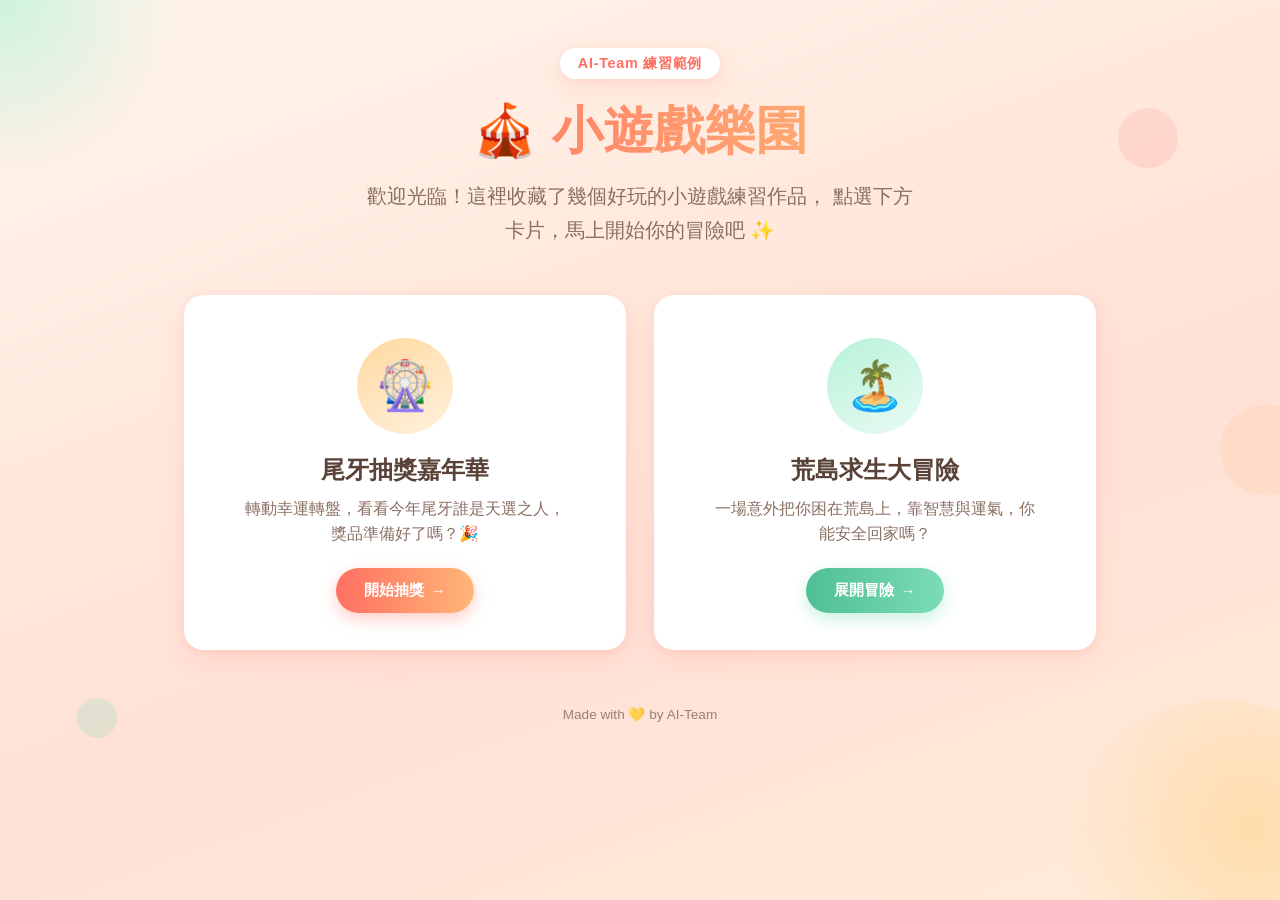
<file: demo-mini-games/index.html>
<!DOCTYPE html>
<html lang="zh-Hant">
<head>
  <meta charset="UTF-8" />
  <meta name="viewport" content="width=device-width, initial-scale=1.0" />
  <title>AI-Team 練習範例：小遊戲樂園</title>
  <link rel="stylesheet" href="style.css" />
</head>
<body>
  <span class="decor-dot decor-dot--1" aria-hidden="true"></span>
  <span class="decor-dot decor-dot--2" aria-hidden="true"></span>
  <span class="decor-dot decor-dot--3" aria-hidden="true"></span>

  <main class="page">
    <header class="hero">
      <span class="hero__badge">AI-Team 練習範例</span>
      <h1 class="hero__title"><span class="emoji">🎪</span> 小遊戲樂園</h1>
      <p class="hero__subtitle">
        歡迎光臨！這裡收藏了幾個好玩的小遊戲練習作品，
        點選下方卡片，馬上開始你的冒險吧 ✨
      </p>
    </header>

    <section class="card-grid">
      <a class="game-card game-card--lottery" href="lottery/index.html">
        <div class="game-card__emoji-wrap" aria-hidden="true">🎡</div>
        <h2 class="game-card__title">尾牙抽獎嘉年華</h2>
        <p class="game-card__desc">
          轉動幸運轉盤，看看今年尾牙誰是天選之人，獎品準備好了嗎？🎉
        </p>
        <span class="game-card__cta">開始抽獎 <span class="arrow">→</span></span>
      </a>

      <a class="game-card game-card--story" href="story/index.html">
        <div class="game-card__emoji-wrap" aria-hidden="true">🏝️</div>
        <h2 class="game-card__title">荒島求生大冒險</h2>
        <p class="game-card__desc">
          一場意外把你困在荒島上，靠智慧與運氣，你能安全回家嗎？
        </p>
        <span class="game-card__cta">展開冒險 <span class="arrow">→</span></span>
      </a>
    </section>

    <footer class="page-footer">Made with 💛 by AI-Team</footer>
  </main>
</body>
</html>
</file>
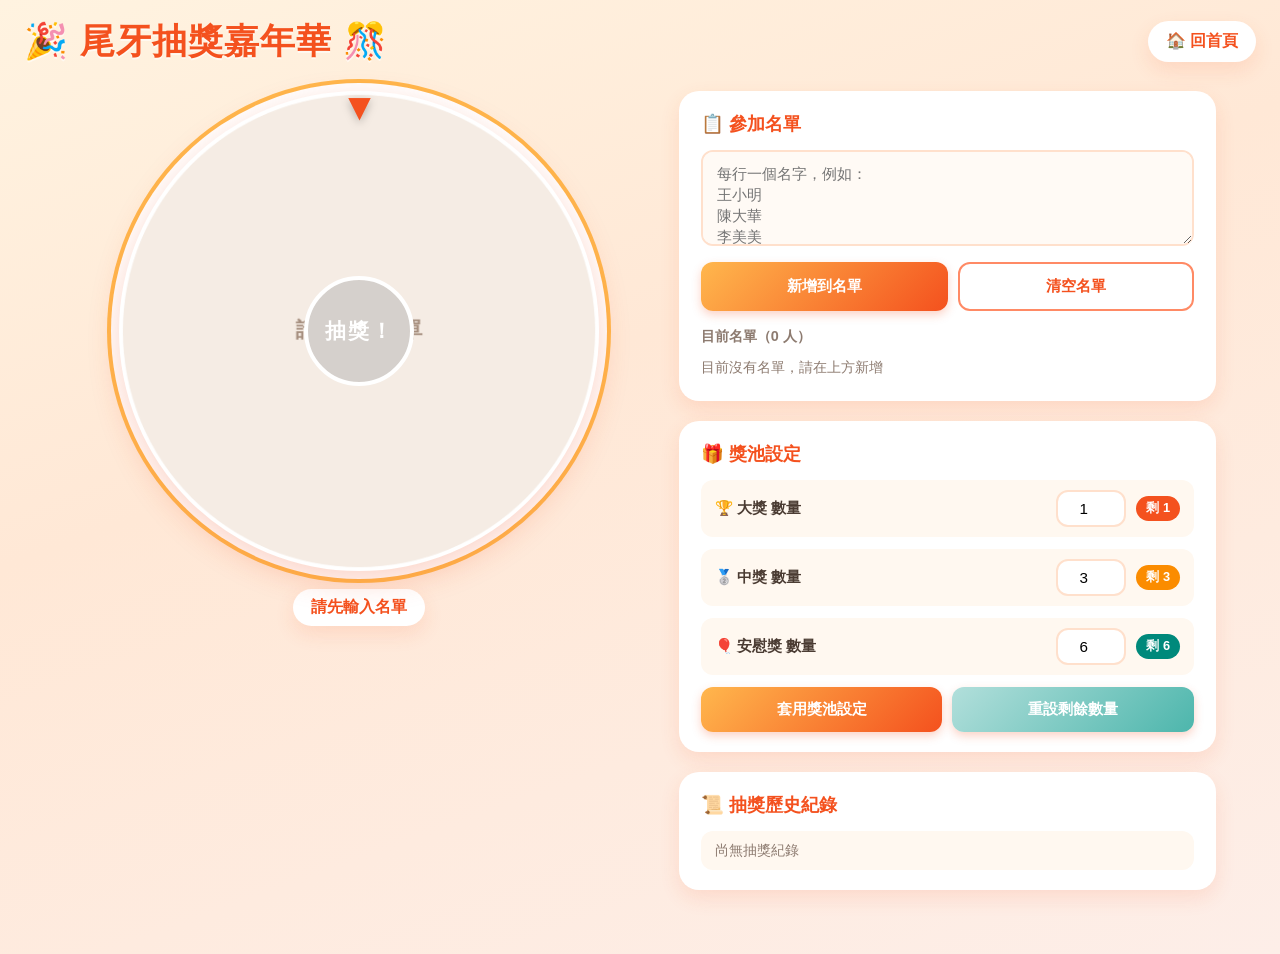
<file: demo-mini-games/lottery/index.html>
<!DOCTYPE html>
<html lang="zh-Hant">
<head>
<meta charset="UTF-8">
<meta name="viewport" content="width=device-width, initial-scale=1.0">
<title>尾牙抽獎嘉年華</title>
<link rel="stylesheet" href="style.css">
</head>
<body>
  <header class="top-bar">
    <h1 class="page-title">🎉 尾牙抽獎嘉年華 🎊</h1>
    <a href="../index.html" class="home-link">🏠 回首頁</a>
  </header>

  <main class="layout">
    <!-- 左／上：轉盤區 -->
    <section class="wheel-section">
      <div class="wheel-wrap">
        <div class="wheel-pointer" aria-hidden="true">▼</div>
        <canvas id="wheelCanvas" width="500" height="500"></canvas>
        <div class="wheel-center-btn-wrap">
          <button id="drawBtn" class="draw-btn" disabled>抽獎！</button>
        </div>
      </div>
      <p id="statusMsg" class="status-msg">請先輸入名單</p>

      <div class="result-banner" id="resultBanner" hidden>
        <p id="resultText"></p>
      </div>
    </section>

    <!-- 右／下：操作面板 -->
    <section class="panel-section">

      <div class="card">
        <h2>📋 參加名單</h2>
        <textarea id="nameInput" rows="4" placeholder="每行一個名字，例如：&#10;王小明&#10;陳大華&#10;李美美"></textarea>
        <div class="btn-row">
          <button id="addNamesBtn" class="btn btn-primary">新增到名單</button>
          <button id="clearNamesBtn" class="btn btn-danger">清空名單</button>
        </div>
        <div class="list-box-wrap">
          <p class="list-label">目前名單（<span id="nameCount">0</span> 人）</p>
          <ul id="nameList" class="name-list"></ul>
        </div>
      </div>

      <div class="card">
        <h2>🎁 獎池設定</h2>
        <div class="prize-config">
          <div class="prize-row prize-row-grand">
            <label for="grandCount">🏆 大獎 數量</label>
            <input type="number" id="grandCount" min="0" value="1">
            <span class="remain-badge">剩 <span id="grandRemain">1</span></span>
          </div>
          <div class="prize-row prize-row-mid">
            <label for="midCount">🥈 中獎 數量</label>
            <input type="number" id="midCount" min="0" value="3">
            <span class="remain-badge">剩 <span id="midRemain">3</span></span>
          </div>
          <div class="prize-row prize-row-small">
            <label for="smallCount">🎈 安慰獎 數量</label>
            <input type="number" id="smallCount" min="0" value="6">
            <span class="remain-badge">剩 <span id="smallRemain">6</span></span>
          </div>
        </div>
        <div class="btn-row">
          <button id="applyPrizeBtn" class="btn btn-primary">套用獎池設定</button>
          <button id="resetPrizeBtn" class="btn btn-secondary">重設剩餘數量</button>
        </div>
      </div>

      <div class="card">
        <h2>📜 抽獎歷史紀錄</h2>
        <ul id="historyList" class="history-list">
          <li class="history-empty">尚無抽獎紀錄</li>
        </ul>
      </div>

    </section>
  </main>

  <div id="confettiLayer" class="confetti-layer" aria-hidden="true"></div>

  <script src="script.js"></script>
</body>
</html>
</file>
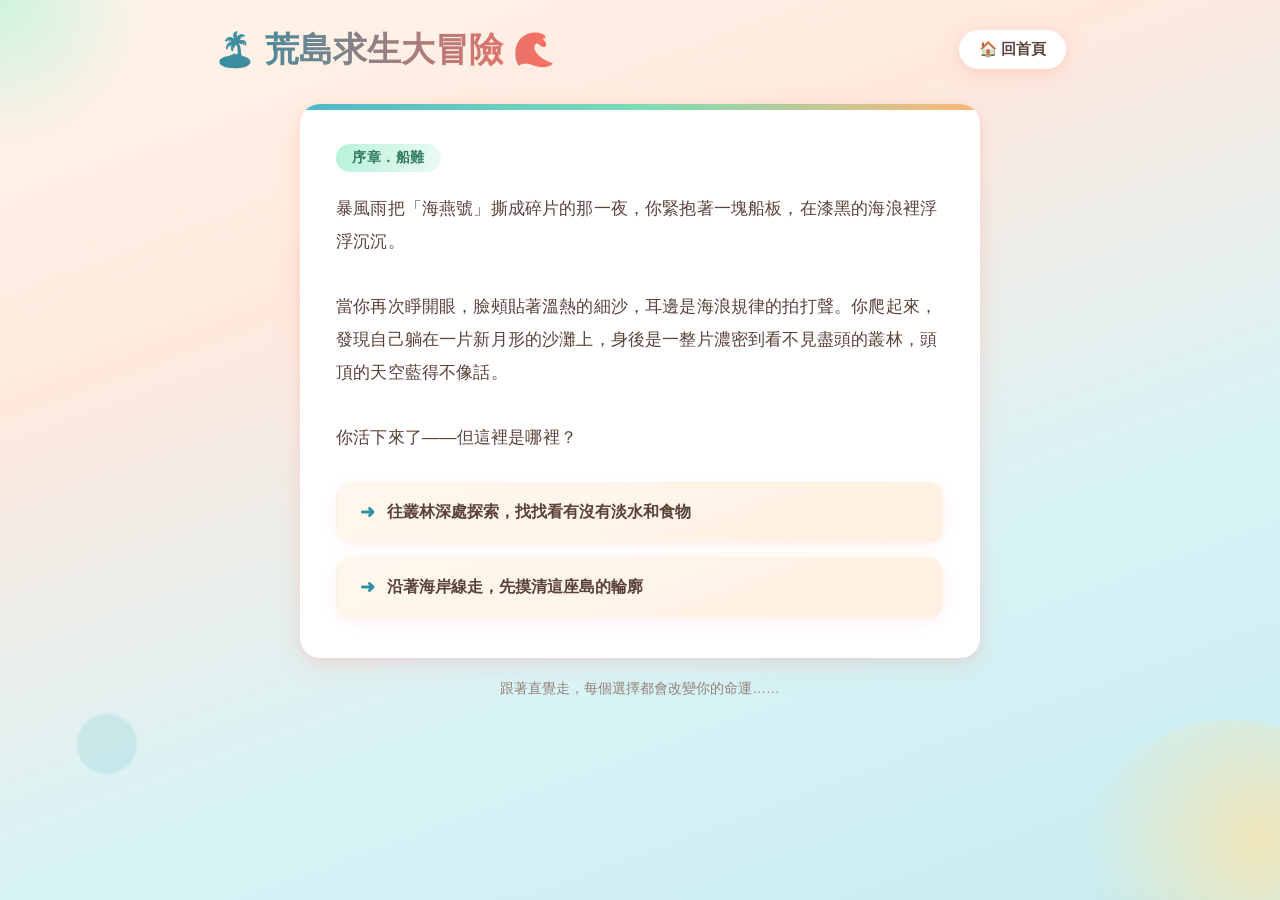
<file: demo-mini-games/story/index.html>
<!DOCTYPE html>
<html lang="zh-Hant">
<head>
<meta charset="UTF-8">
<meta name="viewport" content="width=device-width, initial-scale=1.0">
<title>荒島求生大冒險</title>
<link rel="stylesheet" href="style.css">
</head>
<body>
  <div class="decor-dot decor-dot--1" aria-hidden="true"></div>
  <div class="decor-dot decor-dot--2" aria-hidden="true"></div>
  <div class="decor-dot decor-dot--3" aria-hidden="true"></div>

  <header class="top-bar">
    <h1 class="page-title">🏝️ 荒島求生大冒險 🌊</h1>
    <a href="../index.html" class="home-link">🏠 回首頁</a>
  </header>

  <main class="story-wrap">
    <div class="story-card" id="storyCard">
      <p class="chapter-tag" id="chapterTag" hidden></p>
      <h2 class="ending-title" id="endingTitle" hidden></h2>
      <p class="story-text" id="storyText"></p>

      <div class="choices" id="choices"></div>

      <button class="restart-btn" id="restartBtn" hidden>🔄 重新開始</button>
    </div>

    <p class="progress-hint" id="progressHint">跟著直覺走，每個選擇都會改變你的命運……</p>
  </main>

  <script src="script.js"></script>
</body>
</html>
</file>
<file: demo-mini-games/style.css>
/* ==========================================================================
   AI-Team 練習範例：小遊戲樂園 — 共用設計語言
   色系：珊瑚粉 × 杏桃橘 × 薄荷綠（暖色系、柔和飽和度）
   ========================================================================== */

:root {
  --color-coral: #ff8a80;
  --color-coral-dark: #ff6f61;
  --color-apricot: #ffb677;
  --color-apricot-light: #ffd9a0;
  --color-mint: #7bdcb5;
  --color-mint-light: #b8f2d9;
  --color-cream: #fff8f0;
  --color-text-dark: #5a4238;
  --color-text-mid: #8a6f63;
  --color-white: #ffffff;

  --radius-lg: 20px;
  --radius-md: 16px;
  --radius-sm: 12px;

  --shadow-soft: 0 8px 24px rgba(255, 138, 128, 0.18), 0 2px 8px rgba(255, 138, 128, 0.12);
  --shadow-soft-hover: 0 16px 36px rgba(255, 138, 128, 0.28), 0 6px 14px rgba(255, 138, 128, 0.18);

  --font-main: -apple-system, BlinkMacSystemFont, 'Microsoft JhengHei', 'PingFang TC',
    'Segoe UI', sans-serif;
}

* {
  box-sizing: border-box;
}

html,
body {
  margin: 0;
  padding: 0;
  max-width: 100%;
  overflow-x: hidden;
}

body {
  min-height: 100vh;
  font-family: var(--font-main);
  color: var(--color-text-dark);
  background: linear-gradient(160deg, #fff5eb 0%, #ffe9de 35%, #ffe0d6 60%, #ffedd9 100%);
  background-attachment: fixed;
  position: relative;
  display: flex;
  flex-direction: column;
  align-items: center;
}

/* 背景裝飾圓點，用純 CSS 畫出柔和點綴 */
body::before,
body::after {
  content: "";
  position: fixed;
  border-radius: 50%;
  filter: blur(2px);
  z-index: 0;
  pointer-events: none;
}

body::before {
  width: 260px;
  height: 260px;
  top: -80px;
  left: -80px;
  background: radial-gradient(circle at 30% 30%, var(--color-mint-light), transparent 70%);
  opacity: 0.7;
}

body::after {
  width: 320px;
  height: 320px;
  bottom: -120px;
  right: -100px;
  background: radial-gradient(circle at 60% 40%, var(--color-apricot-light), transparent 70%);
  opacity: 0.8;
}

.decor-dot {
  position: fixed;
  border-radius: 50%;
  z-index: 0;
  pointer-events: none;
}

.decor-dot--1 {
  width: 60px;
  height: 60px;
  top: 12%;
  right: 8%;
  background: var(--color-coral);
  opacity: 0.18;
}

.decor-dot--2 {
  width: 40px;
  height: 40px;
  bottom: 18%;
  left: 6%;
  background: var(--color-mint);
  opacity: 0.22;
}

.decor-dot--3 {
  width: 90px;
  height: 90px;
  top: 45%;
  right: -30px;
  background: var(--color-apricot);
  opacity: 0.15;
}

.page {
  position: relative;
  z-index: 1;
  width: 100%;
  max-width: 960px;
  padding: 48px 24px 64px;
  display: flex;
  flex-direction: column;
  align-items: center;
  text-align: center;
}

/* ---------- Hero / 歡迎區塊 ---------- */

.hero {
  margin-bottom: 48px;
  animation: fade-in-up 0.7s ease both;
}

.hero__badge {
  display: inline-block;
  padding: 6px 18px;
  background: var(--color-white);
  border-radius: 999px;
  font-size: 0.9rem;
  font-weight: 700;
  color: var(--color-coral-dark);
  box-shadow: var(--shadow-soft);
  margin-bottom: 20px;
  letter-spacing: 0.05em;
}

.hero__title {
  font-size: clamp(2rem, 6vw, 3.2rem);
  font-weight: 900;
  margin: 0 0 16px;
  line-height: 1.25;
  background: linear-gradient(90deg, var(--color-coral-dark), var(--color-apricot));
  -webkit-background-clip: text;
  background-clip: text;
  color: transparent;
}

.hero__title .emoji {
  -webkit-text-fill-color: initial;
  color: initial;
  display: inline-block;
}

.hero__subtitle {
  font-size: clamp(1rem, 2.5vw, 1.25rem);
  color: var(--color-text-mid);
  max-width: 560px;
  margin: 0 auto;
  line-height: 1.7;
  font-weight: 500;
}

/* ---------- 卡片區 ---------- */

.card-grid {
  display: grid;
  grid-template-columns: repeat(2, minmax(0, 1fr));
  gap: 28px;
  width: 100%;
}

@media (max-width: 720px) {
  .card-grid {
    grid-template-columns: 1fr;
  }
}

.game-card {
  position: relative;
  display: flex;
  flex-direction: column;
  align-items: center;
  text-align: center;
  text-decoration: none;
  color: var(--color-text-dark);
  background: var(--color-white);
  border-radius: var(--radius-lg);
  padding: 40px 28px 34px;
  box-shadow: var(--shadow-soft);
  border: 3px solid transparent;
  overflow: hidden;
  cursor: pointer;
  transition: transform 0.28s cubic-bezier(0.34, 1.56, 0.64, 1), box-shadow 0.28s ease,
    border-color 0.28s ease;
  animation: fade-in-up 0.7s ease both;
}

.game-card:nth-of-type(2) {
  animation-delay: 0.12s;
}

.game-card::before {
  content: "";
  position: absolute;
  inset: 0;
  opacity: 0;
  transition: opacity 0.3s ease;
  z-index: 0;
}

.game-card--lottery::before {
  background: linear-gradient(160deg, rgba(255, 182, 119, 0.16), rgba(255, 138, 128, 0.06));
}

.game-card--story::before {
  background: linear-gradient(160deg, rgba(123, 220, 181, 0.18), rgba(184, 242, 217, 0.08));
}

.game-card:hover,
.game-card:focus-visible {
  transform: translateY(-8px) scale(1.03);
  box-shadow: var(--shadow-soft-hover);
}

.game-card--lottery:hover,
.game-card--lottery:focus-visible {
  border-color: var(--color-apricot);
}

.game-card--story:hover,
.game-card--story:focus-visible {
  border-color: var(--color-mint);
}

.game-card:hover::before,
.game-card:focus-visible::before {
  opacity: 1;
}

.game-card:active {
  transform: translateY(-3px) scale(0.99);
}

.game-card__emoji-wrap {
  position: relative;
  z-index: 1;
  width: 96px;
  height: 96px;
  display: flex;
  align-items: center;
  justify-content: center;
  border-radius: 50%;
  margin-bottom: 20px;
  font-size: 3rem;
  transition: transform 0.28s ease;
}

.game-card--lottery .game-card__emoji-wrap {
  background: linear-gradient(150deg, var(--color-apricot-light), #fff1de);
}

.game-card--story .game-card__emoji-wrap {
  background: linear-gradient(150deg, var(--color-mint-light), #e9fbf3);
}

.game-card:hover .game-card__emoji-wrap {
  transform: rotate(-6deg) scale(1.08);
}

.game-card__title {
  position: relative;
  z-index: 1;
  font-size: 1.5rem;
  font-weight: 800;
  margin: 0 0 10px;
}

.game-card__desc {
  position: relative;
  z-index: 1;
  font-size: 0.98rem;
  color: var(--color-text-mid);
  line-height: 1.6;
  margin: 0 0 22px;
  max-width: 320px;
}

.game-card__cta {
  position: relative;
  z-index: 1;
  display: inline-flex;
  align-items: center;
  gap: 6px;
  padding: 12px 28px;
  border-radius: 999px;
  font-weight: 700;
  font-size: 0.95rem;
  color: var(--color-white);
  transition: transform 0.2s ease, box-shadow 0.2s ease;
}

.game-card--lottery .game-card__cta {
  background: linear-gradient(90deg, var(--color-coral-dark), var(--color-apricot));
  box-shadow: 0 6px 16px rgba(255, 111, 97, 0.35);
}

.game-card--story .game-card__cta {
  background: linear-gradient(90deg, #4fbf94, var(--color-mint));
  box-shadow: 0 6px 16px rgba(123, 220, 181, 0.4);
}

.game-card:hover .game-card__cta {
  transform: translateX(4px);
}

.game-card__cta .arrow {
  transition: transform 0.2s ease;
}

.game-card:hover .game-card__cta .arrow {
  transform: translateX(3px);
}

/* ---------- Footer ---------- */

.page-footer {
  margin-top: 56px;
  font-size: 0.85rem;
  color: var(--color-text-mid);
  opacity: 0.85;
}

@keyframes fade-in-up {
  from {
    opacity: 0;
    transform: translateY(16px);
  }
  to {
    opacity: 1;
    transform: translateY(0);
  }
}

@media (prefers-reduced-motion: reduce) {
  * {
    animation-duration: 0.01ms !important;
    transition-duration: 0.01ms !important;
  }
}

@media (max-width: 480px) {
  .page {
    padding: 36px 16px 48px;
  }

  .game-card {
    padding: 32px 20px 28px;
  }
}
</file>
<file: demo-mini-games/lottery/style.css>
:root {
  --coral: #ff8a65;
  --coral-dark: #f4511e;
  --apricot: #ffb74d;
  --apricot-dark: #fb8c00;
  --mint: #4db6ac;
  --mint-dark: #00897b;
  --cream: #fff8f0;
  --card-bg: #ffffff;
  --text-dark: #4a3b32;
  --text-muted: #8d7b70;
  --shadow-soft: 0 8px 20px rgba(244, 81, 30, 0.12);
  --shadow-btn: 0 4px 10px rgba(244, 81, 30, 0.25);
  --radius-lg: 20px;
  --radius-md: 16px;
  --radius-sm: 12px;
}

* {
  box-sizing: border-box;
}

html, body {
  margin: 0;
  padding: 0;
  max-width: 100%;
  overflow-x: hidden;
}

body {
  font-family: -apple-system, BlinkMacSystemFont, 'Microsoft JhengHei', 'PingFang TC', sans-serif;
  background: linear-gradient(160deg, #fff3e0 0%, #ffe8d6 40%, #fdeee8 100%);
  color: var(--text-dark);
  min-height: 100vh;
  padding-bottom: 40px;
}

/* ===== Top bar ===== */
.top-bar {
  display: flex;
  align-items: center;
  justify-content: space-between;
  padding: 18px 24px;
  flex-wrap: wrap;
  gap: 10px;
}

.page-title {
  font-size: clamp(1.4rem, 4vw, 2.2rem);
  font-weight: 800;
  margin: 0;
  color: var(--coral-dark);
  text-shadow: 0 2px 0 rgba(255, 255, 255, 0.6);
  letter-spacing: 1px;
}

.home-link {
  display: inline-block;
  background: var(--card-bg);
  color: var(--coral-dark);
  font-weight: 700;
  text-decoration: none;
  padding: 10px 18px;
  border-radius: 999px;
  box-shadow: var(--shadow-soft);
  transition: transform 0.15s ease, box-shadow 0.15s ease;
  white-space: nowrap;
}

.home-link:hover {
  transform: translateY(-2px) scale(1.04);
  box-shadow: 0 10px 22px rgba(244, 81, 30, 0.2);
}

.home-link:active {
  transform: translateY(0) scale(0.98);
}

/* ===== Layout ===== */
.layout {
  display: grid;
  grid-template-columns: 1.1fr 1fr;
  gap: 24px;
  padding: 8px 24px 24px;
  align-items: start;
  max-width: 1200px;
  margin: 0 auto;
}

@media (max-width: 880px) {
  .layout {
    grid-template-columns: 1fr;
    padding: 8px 16px 16px;
  }
}

/* ===== Wheel section ===== */
.wheel-section {
  display: flex;
  flex-direction: column;
  align-items: center;
  position: sticky;
  top: 12px;
}

@media (max-width: 880px) {
  .wheel-section {
    position: static;
  }
}

.wheel-wrap {
  position: relative;
  width: 100%;
  max-width: 480px;
  aspect-ratio: 1 / 1;
  display: flex;
  align-items: center;
  justify-content: center;
}

#wheelCanvas {
  width: 100%;
  height: 100%;
  border-radius: 50%;
  box-shadow: 0 10px 30px rgba(244, 81, 30, 0.25), 0 0 0 8px #ffffff, 0 0 0 12px var(--apricot);
  transition: transform 4s cubic-bezier(0.12, 0.72, 0.1, 1);
  background: #fff;
}

.wheel-pointer {
  position: absolute;
  top: -6px;
  left: 50%;
  transform: translateX(-50%);
  font-size: 2.4rem;
  color: var(--coral-dark);
  z-index: 5;
  filter: drop-shadow(0 3px 4px rgba(0,0,0,0.25));
  pointer-events: none;
}

.wheel-center-btn-wrap {
  position: absolute;
  top: 50%;
  left: 50%;
  transform: translate(-50%, -50%);
  z-index: 4;
}

.draw-btn {
  width: 110px;
  height: 110px;
  border-radius: 50%;
  border: 4px solid #fff;
  background: radial-gradient(circle at 35% 30%, var(--apricot), var(--coral-dark));
  color: #fff;
  font-size: 1.3rem;
  font-weight: 800;
  cursor: pointer;
  box-shadow: 0 6px 16px rgba(244, 81, 30, 0.4);
  transition: transform 0.15s ease, box-shadow 0.15s ease, filter 0.15s ease;
  letter-spacing: 2px;
}

.draw-btn:hover:not(:disabled) {
  transform: scale(1.06);
  box-shadow: 0 8px 22px rgba(244, 81, 30, 0.5);
}

.draw-btn:active:not(:disabled) {
  transform: scale(0.96);
}

.draw-btn:disabled {
  background: #d8d0c8;
  color: #fff;
  cursor: not-allowed;
  box-shadow: none;
  filter: grayscale(0.4);
}

.status-msg {
  margin-top: 18px;
  font-weight: 700;
  color: var(--coral-dark);
  background: #fff;
  padding: 8px 18px;
  border-radius: 999px;
  box-shadow: var(--shadow-soft);
  min-height: 1.2em;
}

.result-banner {
  margin-top: 16px;
  background: #fff;
  border-radius: var(--radius-md);
  padding: 14px 22px;
  box-shadow: var(--shadow-soft);
  text-align: center;
  animation: pop-in 0.35s ease;
  max-width: 100%;
}

.result-banner p {
  margin: 0;
  font-size: 1.1rem;
  font-weight: 700;
}

@keyframes pop-in {
  0% { transform: scale(0.7); opacity: 0; }
  70% { transform: scale(1.05); opacity: 1; }
  100% { transform: scale(1); }
}

.result-banner.grand-prize {
  background: linear-gradient(135deg, #fff3cd, #ffe082);
  color: #a15c00;
  font-size: 1.2rem;
}

.result-banner.mid-prize {
  background: linear-gradient(135deg, #ffe0d6, #ffccbc);
  color: var(--coral-dark);
}

.result-banner.small-prize {
  background: linear-gradient(135deg, #e0f2f1, #b2dfdb);
  color: var(--mint-dark);
  animation: bounce-in 0.5s ease;
}

@keyframes bounce-in {
  0% { transform: translateY(-10px); opacity: 0; }
  50% { transform: translateY(3px); }
  100% { transform: translateY(0); opacity: 1; }
}

/* ===== Panel / cards ===== */
.panel-section {
  display: flex;
  flex-direction: column;
  gap: 20px;
}

.card {
  background: var(--card-bg);
  border-radius: var(--radius-lg);
  padding: 20px 22px;
  box-shadow: var(--shadow-soft);
}

.card h2 {
  margin: 0 0 14px;
  font-size: 1.15rem;
  font-weight: 800;
  color: var(--coral-dark);
}

textarea {
  width: 100%;
  border-radius: var(--radius-sm);
  border: 2px solid #ffe0cc;
  padding: 12px 14px;
  font-family: inherit;
  font-size: 0.95rem;
  resize: vertical;
  background: #fffaf5;
  color: var(--text-dark);
  transition: border-color 0.15s ease;
}

textarea:focus {
  outline: none;
  border-color: var(--apricot);
}

.btn-row {
  display: flex;
  gap: 10px;
  margin-top: 12px;
  flex-wrap: wrap;
}

.btn {
  border: none;
  border-radius: var(--radius-sm);
  padding: 12px 20px;
  font-size: 0.95rem;
  font-weight: 700;
  cursor: pointer;
  transition: transform 0.15s ease, box-shadow 0.15s ease, filter 0.15s ease;
  box-shadow: var(--shadow-btn);
  flex: 1 1 auto;
  min-width: 110px;
}

.btn:hover:not(:disabled) {
  transform: translateY(-2px) scale(1.02);
  filter: brightness(1.05);
}

.btn:active:not(:disabled) {
  transform: translateY(0) scale(0.97);
}

.btn:disabled {
  background: #d8d0c8;
  color: #fff;
  border-color: #d8d0c8;
  cursor: not-allowed;
  box-shadow: none;
  filter: none;
}

.btn-primary {
  background: linear-gradient(135deg, var(--apricot), var(--coral-dark));
  color: #fff;
}

.btn-secondary {
  background: linear-gradient(135deg, #b2dfdb, var(--mint));
  color: #fff;
}

.btn-danger {
  background: #fff;
  color: var(--coral-dark);
  border: 2px solid var(--coral);
  box-shadow: none;
}

.list-box-wrap {
  margin-top: 16px;
}

.list-label {
  font-weight: 700;
  color: var(--text-muted);
  margin: 0 0 8px;
  font-size: 0.9rem;
}

.name-list {
  list-style: none;
  margin: 0;
  padding: 0;
  max-height: 180px;
  overflow-y: auto;
  display: flex;
  flex-wrap: wrap;
  gap: 8px;
}

.name-list li {
  background: #fff3e8;
  color: var(--coral-dark);
  padding: 6px 14px;
  border-radius: 999px;
  font-size: 0.88rem;
  font-weight: 600;
}

.name-list .empty-hint,
.history-empty {
  color: var(--text-muted);
  font-weight: 500;
  background: transparent;
  padding: 4px 0;
}

/* ===== Prize config ===== */
.prize-config {
  display: flex;
  flex-direction: column;
  gap: 12px;
}

.prize-row {
  display: flex;
  align-items: center;
  gap: 10px;
  background: #fff8f0;
  border-radius: var(--radius-sm);
  padding: 10px 14px;
}

.prize-row label {
  flex: 1;
  font-weight: 700;
  font-size: 0.92rem;
}

.prize-row input[type="number"] {
  width: 70px;
  padding: 8px 10px;
  border-radius: var(--radius-sm);
  border: 2px solid #ffe0cc;
  font-size: 0.95rem;
  text-align: center;
  font-family: inherit;
}

.prize-row input[type="number"]:focus {
  outline: none;
  border-color: var(--apricot);
}

.remain-badge {
  font-size: 0.8rem;
  font-weight: 700;
  background: var(--apricot);
  color: #fff;
  padding: 4px 10px;
  border-radius: 999px;
  white-space: nowrap;
}

.prize-row-grand .remain-badge { background: var(--coral-dark); }
.prize-row-mid .remain-badge { background: var(--apricot-dark); }
.prize-row-small .remain-badge { background: var(--mint-dark); }

/* ===== History ===== */
.history-list {
  list-style: none;
  margin: 0;
  padding: 0;
  max-height: 260px;
  overflow-y: auto;
  display: flex;
  flex-direction: column;
  gap: 8px;
}

.history-list li {
  display: flex;
  justify-content: space-between;
  align-items: center;
  gap: 8px;
  background: #fff8f0;
  border-radius: var(--radius-sm);
  padding: 10px 14px;
  font-size: 0.88rem;
  flex-wrap: wrap;
}

.history-list li .h-name {
  font-weight: 700;
  color: var(--text-dark);
}

.history-list li .h-prize {
  font-weight: 700;
  border-radius: 999px;
  padding: 3px 10px;
  font-size: 0.8rem;
  color: #fff;
}

.h-prize.grand { background: var(--coral-dark); }
.h-prize.mid { background: var(--apricot-dark); }
.h-prize.small { background: var(--mint-dark); }

.history-list li .h-time {
  color: var(--text-muted);
  font-size: 0.78rem;
  width: 100%;
}

/* ===== Confetti ===== */
.confetti-layer {
  position: fixed;
  inset: 0;
  pointer-events: none;
  overflow: hidden;
  z-index: 999;
}

.confetti-piece {
  position: absolute;
  top: -20px;
  width: 10px;
  height: 16px;
  opacity: 0.9;
  animation-name: confetti-fall;
  animation-timing-function: linear;
  animation-fill-mode: forwards;
  border-radius: 2px;
}

@keyframes confetti-fall {
  0% {
    transform: translateY(0) rotate(0deg);
    opacity: 1;
  }
  100% {
    transform: translateY(110vh) rotate(720deg);
    opacity: 0.3;
  }
}

/* ===== Responsive tweaks ===== */
@media (max-width: 480px) {
  .page-title {
    font-size: 1.3rem;
  }
  .draw-btn {
    width: 90px;
    height: 90px;
    font-size: 1.1rem;
  }
  .card {
    padding: 16px;
  }
}
</file>
<file: demo-mini-games/story/style.css>
/* ==========================================================================
   荒島求生大冒險 — 分支劇情小遊戲
   延續 AI-Team 小遊戲樂園共用設計語言：珊瑚粉 × 杏桃橘 × 薄荷綠
   本頁再往「沙灘／海洋」微調，加入沙金與海藍點綴
   ========================================================================== */

:root {
  --color-coral: #ff8a80;
  --color-coral-dark: #ff6f61;
  --color-apricot: #ffb677;
  --color-apricot-light: #ffd9a0;
  --color-mint: #7bdcb5;
  --color-mint-light: #b8f2d9;
  --color-cream: #fff8f0;
  --color-text-dark: #5a4238;
  --color-text-mid: #8a6f63;
  --color-white: #ffffff;

  --color-sand: #ffe3a3;
  --color-sea: #4fb8c9;
  --color-sea-dark: #2f8fa3;

  --radius-lg: 20px;
  --radius-md: 16px;
  --radius-sm: 12px;

  --shadow-soft: 0 8px 24px rgba(255, 138, 128, 0.18), 0 2px 8px rgba(255, 138, 128, 0.12);
  --shadow-soft-hover: 0 16px 36px rgba(255, 138, 128, 0.28), 0 6px 14px rgba(255, 138, 128, 0.18);

  --font-main: -apple-system, BlinkMacSystemFont, 'Microsoft JhengHei', 'PingFang TC',
    'Segoe UI', sans-serif;
}

* {
  box-sizing: border-box;
}

html,
body {
  margin: 0;
  padding: 0;
  max-width: 100%;
  overflow-x: hidden;
}

body {
  min-height: 100vh;
  font-family: var(--font-main);
  color: var(--color-text-dark);
  background: linear-gradient(160deg, #fff5eb 0%, #ffe9de 30%, #d8f3f6 65%, #c7ecf0 100%);
  background-attachment: fixed;
  position: relative;
  display: flex;
  flex-direction: column;
  align-items: center;
}

/* 背景裝飾圓點 */
.decor-dot {
  position: fixed;
  border-radius: 50%;
  z-index: 0;
  pointer-events: none;
  filter: blur(1px);
}

.decor-dot--1 {
  width: 220px;
  height: 220px;
  top: -70px;
  left: -70px;
  background: radial-gradient(circle at 30% 30%, var(--color-mint-light), transparent 70%);
  opacity: 0.7;
}

.decor-dot--2 {
  width: 60px;
  height: 60px;
  bottom: 14%;
  left: 6%;
  background: var(--color-sea);
  opacity: 0.16;
}

.decor-dot--3 {
  width: 300px;
  height: 300px;
  bottom: -120px;
  right: -100px;
  background: radial-gradient(circle at 60% 40%, var(--color-sand), transparent 70%);
  opacity: 0.7;
}

/* ---------- 頂部列 ---------- */

.top-bar {
  position: relative;
  z-index: 1;
  width: 100%;
  max-width: 900px;
  padding: 28px 24px 8px;
  display: flex;
  align-items: center;
  justify-content: space-between;
  flex-wrap: wrap;
  gap: 12px;
}

.page-title {
  font-size: clamp(1.4rem, 4.5vw, 2.1rem);
  font-weight: 900;
  margin: 0;
  line-height: 1.3;
  background: linear-gradient(90deg, var(--color-sea-dark), var(--color-coral-dark));
  -webkit-background-clip: text;
  background-clip: text;
  color: transparent;
}

.home-link {
  display: inline-flex;
  align-items: center;
  gap: 6px;
  padding: 10px 20px;
  border-radius: 999px;
  background: var(--color-white);
  color: var(--color-text-dark);
  text-decoration: none;
  font-weight: 700;
  font-size: 0.92rem;
  box-shadow: var(--shadow-soft);
  transition: transform 0.2s cubic-bezier(0.34, 1.56, 0.64, 1), box-shadow 0.2s ease;
  white-space: nowrap;
}

.home-link:hover,
.home-link:focus-visible {
  transform: translateY(-3px) scale(1.04);
  box-shadow: var(--shadow-soft-hover);
}

.home-link:active {
  transform: translateY(-1px) scale(0.98);
}

/* ---------- 故事主區塊 ---------- */

.story-wrap {
  position: relative;
  z-index: 1;
  width: 100%;
  max-width: 720px;
  padding: 24px 20px 64px;
  display: flex;
  flex-direction: column;
  align-items: center;
}

.story-card {
  width: 100%;
  background: var(--color-white);
  border-radius: var(--radius-lg);
  box-shadow: var(--shadow-soft);
  padding: 40px 36px;
  display: flex;
  flex-direction: column;
  gap: 20px;
  position: relative;
  overflow: hidden;
}

.story-card::before {
  content: "";
  position: absolute;
  top: 0;
  left: 0;
  right: 0;
  height: 6px;
  background: linear-gradient(90deg, var(--color-sea), var(--color-mint), var(--color-apricot));
}

/* 淡入淡出過場：用一個 class 切換來控制 opacity/transform */
.story-card__content {
  transition: opacity 0.28s ease, transform 0.28s ease;
}

.story-card.is-transitioning .chapter-tag,
.story-card.is-transitioning .ending-title,
.story-card.is-transitioning .story-text,
.story-card.is-transitioning .choices,
.story-card.is-transitioning .restart-btn {
  opacity: 0;
  transform: translateY(10px);
}

.chapter-tag,
.ending-title,
.story-text,
.choices,
.restart-btn {
  transition: opacity 0.32s ease, transform 0.32s ease;
  opacity: 1;
  transform: translateY(0);
}

.chapter-tag {
  align-self: flex-start;
  margin: 0;
  padding: 5px 16px;
  border-radius: 999px;
  background: linear-gradient(90deg, var(--color-mint-light), #eafaf3);
  color: #2f7a5c;
  font-size: 0.85rem;
  font-weight: 800;
  letter-spacing: 0.04em;
}

.ending-title {
  margin: 0;
  font-size: clamp(1.4rem, 4vw, 1.9rem);
  font-weight: 900;
  color: var(--color-coral-dark);
  line-height: 1.4;
}

.story-text {
  margin: 0;
  font-size: 1.08rem;
  line-height: 1.9;
  color: var(--color-text-dark);
  white-space: pre-line;
  letter-spacing: 0.01em;
}

.choices {
  display: flex;
  flex-direction: column;
  gap: 14px;
  margin-top: 8px;
}

.choice-btn {
  display: flex;
  align-items: center;
  gap: 12px;
  width: 100%;
  border: none;
  cursor: pointer;
  text-align: left;
  font-family: inherit;
  font-size: 1rem;
  font-weight: 700;
  color: var(--color-text-dark);
  background: linear-gradient(160deg, #fff7ee, #fff1e2);
  border: 2px solid transparent;
  border-radius: var(--radius-md);
  padding: 18px 22px;
  box-shadow: 0 4px 14px rgba(255, 138, 128, 0.12);
  transition: transform 0.2s cubic-bezier(0.34, 1.56, 0.64, 1), box-shadow 0.2s ease,
    border-color 0.2s ease, background 0.2s ease;
}

.choice-btn .choice-arrow {
  flex-shrink: 0;
  font-size: 1.1rem;
  color: var(--color-sea-dark);
  transition: transform 0.2s ease;
}

.choice-btn:hover,
.choice-btn:focus-visible {
  transform: translateY(-3px) scale(1.015);
  box-shadow: var(--shadow-soft-hover);
  border-color: var(--color-mint);
  background: linear-gradient(160deg, #ffffff, #fff7ec);
  outline: none;
}

.choice-btn:hover .choice-arrow,
.choice-btn:focus-visible .choice-arrow {
  transform: translateX(4px);
}

.choice-btn:active {
  transform: translateY(-1px) scale(0.985);
}

.restart-btn {
  align-self: center;
  margin-top: 12px;
  padding: 14px 36px;
  border: none;
  border-radius: 999px;
  cursor: pointer;
  font-family: inherit;
  font-size: 1.02rem;
  font-weight: 800;
  color: var(--color-white);
  background: linear-gradient(90deg, var(--color-coral-dark), var(--color-apricot));
  box-shadow: 0 8px 20px rgba(255, 111, 97, 0.35);
  transition: transform 0.2s cubic-bezier(0.34, 1.56, 0.64, 1), box-shadow 0.2s ease;
}

.restart-btn:hover,
.restart-btn:focus-visible {
  transform: translateY(-3px) scale(1.04);
  box-shadow: 0 12px 26px rgba(255, 111, 97, 0.45);
  outline: none;
}

.restart-btn:active {
  transform: translateY(-1px) scale(0.98);
}

.progress-hint {
  margin: 22px 0 0;
  font-size: 0.85rem;
  color: var(--color-text-mid);
  opacity: 0.85;
  text-align: center;
}

@keyframes fade-in-up {
  from {
    opacity: 0;
    transform: translateY(16px);
  }
  to {
    opacity: 1;
    transform: translateY(0);
  }
}

@media (prefers-reduced-motion: reduce) {
  * {
    animation-duration: 0.01ms !important;
    transition-duration: 0.01ms !important;
  }
}

/* ---------- RWD ---------- */

@media (max-width: 640px) {
  .top-bar {
    padding: 20px 16px 4px;
  }

  .story-wrap {
    padding: 16px 14px 48px;
  }

  .story-card {
    padding: 28px 20px;
    border-radius: var(--radius-md);
  }

  .story-text {
    font-size: 1rem;
    line-height: 1.8;
  }

  .choice-btn {
    padding: 15px 18px;
    font-size: 0.96rem;
  }
}

@media (max-width: 400px) {
  .page-title {
    font-size: 1.25rem;
  }

  .home-link {
    padding: 8px 16px;
    font-size: 0.85rem;
  }
}
</file>
